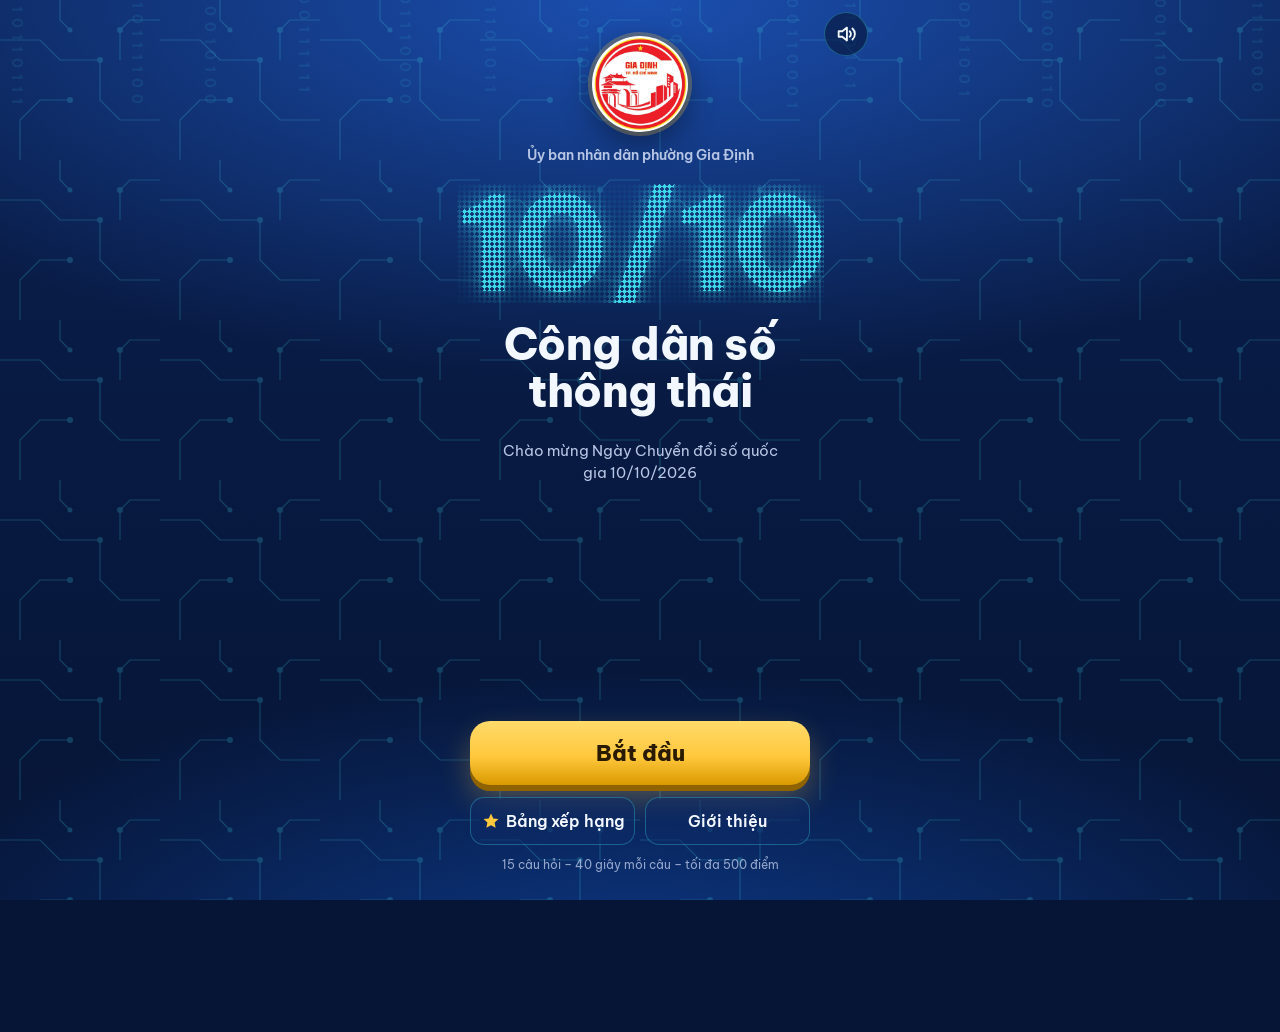
<file: index.html>
<!DOCTYPE html>
<html lang="vi">
<head>
<meta charset="utf-8">
<meta name="viewport" content="width=device-width, initial-scale=1, viewport-fit=cover">
<title>Công dân số thông thái – Phường Gia Định</title>
<link rel="preconnect" href="https://fonts.googleapis.com">
<link rel="preconnect" href="https://fonts.gstatic.com" crossorigin>
<link href="https://fonts.googleapis.com/css2?family=Be+Vietnam+Pro:wght@400;500;600;700;800&display=swap" rel="stylesheet">
<link rel="stylesheet" href="css/style.css">
</head>
<body>
<div class="bg"><div class="binary" id="binary"></div></div>

<div class="app">
  <button class="sound-btn" id="soundBtn" aria-label="Tắt âm thanh"></button>

  <!-- START -->
  <section class="screen on" id="start" aria-label="Màn hình chờ">
    <div class="start-top">
      <img class="logo" src="[data-uri]" alt="Logo phường Gia Định">
      <p class="org">Ủy ban nhân dân phường Gia Định</p>
      <p class="led-hero" aria-hidden="true">10/10</p>
      <h1 class="title">Công dân số<br>thông thái</h1>
      <p class="welcome">Chào mừng Ngày Chuyển đổi số quốc gia 10/10/2026</p>
    </div>
    <div class="start-actions">
      <button class="btn-main" id="startBtn">Bắt đầu</button>
      <div class="start-row">
        <button class="btn-ghost" id="lbBtn"><svg viewBox="0 0 24 24" fill="currentColor" aria-hidden="true"><path d="M12 2l3 6.5 7 .8-5.2 4.8 1.4 7L12 17.6 5.8 21l1.4-7L2 9.3l7-.8z"/></svg>Bảng xếp hạng</button>
        <button class="btn-ghost" id="aboutBtn">Giới thiệu</button>
      </div>
      <p class="foot">15 câu hỏi – 40 giây mỗi câu – tối đa 500 điểm</p>
    </div>
  </section>

  <!-- REGISTER -->
  <section class="screen" id="reg" aria-label="Thông tin người chơi">
    <div class="reg-head">
      <h2 class="reg-title">Thông tin người chơi</h2>
      <p class="reg-sub">Điền thông tin để ghi tên lên bảng xếp hạng</p>
    </div>
    <form class="reg-form" id="regForm" novalidate>
      <label class="field"><span>Họ và tên</span>
        <input id="fName" type="text" autocomplete="name" maxlength="50" placeholder="Nhập họ và tên của bạn"></label>
      <label class="field"><span>Số điện thoại</span>
        <input id="fPhone" type="tel" inputmode="numeric" autocomplete="tel" placeholder="10 chữ số, bắt đầu bằng 0"></label>
      <label class="field"><span>Khu phố</span>
        <select id="fKp"><option value="">Chọn khu phố</option></select></label>
      <p class="reg-err" id="regErr" role="alert"></p>
      <p class="reg-privacy">Số điện thoại chỉ dùng để liên hệ khi trao giải. Trên bảng xếp hạng chỉ hiện 3 số cuối.</p>
      <button class="btn-main" type="submit">Vào chơi</button>
      <button class="btn-ghost" type="button" id="regBack">Quay lại</button>
    </form>
  </section>

  <!-- INTRO -->
  <section class="screen" id="intro" aria-label="Mở đầu">
    <div class="stage" id="introStage"></div>
    <p class="intro-caption" id="introCap"></p>
    <div class="countdown" id="countdown"></div>
  </section>

  <!-- GAME -->
  <section class="screen" id="game" aria-label="Màn hình chơi">
    <div class="topbar">
      <img class="mini-logo" src="[data-uri]" alt="">
      <div class="chip" id="qNum">Câu 1/15</div>
      <button class="chip score" id="scoreChip" aria-label="Xem bảng điểm"></button>
    </div>
    <div class="stage" id="gameStage"></div>
    <div class="tools">
      <button class="life" id="l5050"><b>50:50</b>Bỏ 2 đáp án</button>
      <button class="life" id="lSwap"><svg viewBox="0 0 24 24" fill="none" stroke="currentColor" stroke-width="2" stroke-linecap="round" stroke-linejoin="round"><path d="M4 7h13l-3-3M20 17H7l3 3"/></svg>Đổi câu hỏi</button>
      <button class="life" id="lCns"><svg viewBox="0 0 24 24" fill="none" stroke="currentColor" stroke-width="2" stroke-linecap="round" stroke-linejoin="round"><circle cx="9" cy="8" r="3.5"/><path d="M3 20c0-3.3 2.7-6 6-6s6 2.7 6 6"/><path d="M17 6h4v5h-2l-2 2z"/></svg>Hỏi Tổ CNS</button>
      <div class="timer" id="timer" role="timer" aria-label="Thời gian còn lại">
        <svg viewBox="0 0 64 64"><circle class="track" cx="32" cy="32" r="28"/><circle class="ring" id="ring" cx="32" cy="32" r="28"/></svg>
        <span id="tNum">40</span>
      </div>
    </div>
    <div class="qcard"><p class="qlevel" id="qLevel"></p><p class="qtext" id="qText"></p></div>
    <div class="answers" id="answers"></div>
    <div class="sheet" id="sheet" role="dialog" aria-live="polite">
      <p class="verdict" id="verdict"></p>
      <p class="correct-line" id="correctLine"></p>
      <p class="explain" id="explain"></p>
      <button class="btn-main" id="nextBtn">Câu tiếp theo</button>
    </div>
  </section>

  <!-- END -->
  <section class="screen" id="end" aria-label="Kết quả">
    <div class="stage" id="endStage"></div>
    <h2 class="end-title" id="endTitle"></h2>
    <p class="end-score" id="endScore"></p>
    <p class="end-msg" id="endMsg"></p>
    <div class="end-card">
      <p class="end-who" id="endWho"></p>
      <p class="end-time"><svg viewBox="0 0 24 24" fill="none" stroke="currentColor" stroke-width="2" stroke-linecap="round" aria-hidden="true"><circle cx="12" cy="13" r="8"/><path d="M12 9v4l2.5 2M9 2h6"/></svg>Tổng thời gian trả lời: <b id="endTime"></b></p>
      <p class="end-rank" id="endRank"></p>
    </div>
    <div class="end-actions">
      <button class="btn-main" id="againBtn">Chơi lại</button>
      <button class="btn-ghost" id="endLbBtn">Xem bảng xếp hạng</button>
      <button class="btn-ghost" id="homeBtn">Về màn hình chính</button>
    </div>
  </section>
</div>

<!-- overlays -->
<div class="overlay" id="aboutOv" role="dialog" aria-modal="true" aria-labelledby="aboutH">
  <div class="panel">
    <h2 id="aboutH">Vì sao có trò chơi này?</h2>
    <p>Ngày 10/10 hằng năm là Ngày Chuyển đổi số quốc gia, theo Quyết định số 505/QĐ-TTg ngày 22/4/2022 của Thủ tướng Chính phủ. Con số 10/10 gợi nhớ hai chữ số 1 và 0 – ngôn ngữ của máy tính.</p>
<p>Hưởng ứng Ngày Chuyển đổi số quốc gia năm 2026, Ủy ban nhân dân phường Gia Định xây dựng trò chơi “Công dân số thông thái” để mỗi người dân có thể vừa chơi vừa học: biết cách dùng VNeID, nộp hồ sơ trực tuyến, thanh toán bằng mã QR và tự bảo vệ mình trước các chiêu lừa đảo trên mạng.</p>
<p>Chuyển đổi số không ở đâu xa – nó bắt đầu từ chính chiếc điện thoại trong tay bạn. Mỗi câu trả lời đúng hôm nay là một bước để trở thành công dân số thông thái.</p>
<p>Nếu cần hỗ trợ cài đặt VNeID hay nộp hồ sơ trực tuyến, bạn hãy liên hệ Tổ công nghệ số cộng đồng tại khu phố hoặc Trung tâm Phục vụ hành chính công phường Gia Định.</p>
<p><b>Chúc bạn chơi vui và chinh phục 500 điểm!</b></p>
    <button class="btn-ghost" data-close="aboutOv">Đóng</button>
  </div>
</div>
<div class="overlay" id="ladderOv" role="dialog" aria-modal="true" aria-label="Bảng điểm">
  <div class="panel"><ol class="ladder" id="ladder" reversed></ol>
    <button class="btn-ghost" id="ladderClose" data-close="ladderOv">Đóng</button></div>
</div>
<div class="overlay" id="hintOv" role="dialog" aria-modal="true" aria-label="Gợi ý của Tổ công nghệ số">
  <div class="panel">
    <div class="hint-wrap"><div class="vol" id="volWrap"></div>
      <div><p class="hint-name">Tổ công nghệ số cộng đồng</p><div class="bubble" id="hintText"></div></div></div>
    <button class="btn-ghost" id="hintClose">Cảm ơn Tổ công nghệ số</button>
  </div>
</div>
<div class="overlay" id="lbOv" role="dialog" aria-modal="true" aria-labelledby="lbH">
  <div class="panel lb-panel">
    <div class="lb-head">
      <h2 id="lbH">Bảng xếp hạng</h2>
      <span class="lb-count" id="lbCount"></span>
    </div>
    <p class="lb-rule">Điểm cao xếp trên. Bằng điểm thì ai trả lời nhanh hơn xếp trên.</p>
    <p class="lb-note" id="lbNote"></p>
    <ol class="lb-list" id="lbList"></ol>
    <p class="lb-me" id="lbMe"></p>
    <button class="btn-ghost" data-close="lbOv">Đóng</button>
  </div>
</div>
<canvas id="fx"></canvas>

<script src="js/config.js"></script>
<script src="js/leaderboard.js"></script>
<script src="js/main.js"></script>
</body>
</html>
</file>
<file: css/style.css>
:root{
  --night:#0A1F4D; --deep:#061536; --stage:#133F91; --card:#0E2A66; --card-2:#143579;
  --cyan:#3FD6E8; --gold:#FFC83D; --gold-deep:#D99A00; --red:#E5484D; --green:#2FBF71;
  --ink:#F3F7FF; --ink-dim:#B8C6E6; --line:rgba(63,214,232,.32);
  --font:"Be Vietnam Pro", "Segoe UI", Roboto, "Helvetica Neue", Arial, sans-serif;
  box-sizing:border-box;
  padding-top:env(safe-area-inset-top,0px); padding-bottom:env(safe-area-inset-bottom,0px);
}
@media (prefers-color-scheme: dark){ :root:not([data-theme="light"]){ --night:#0A1F4D; --deep:#061536; --card:#0E2A66; --ink:#F3F7FF; --ink-dim:#B8C6E6; } }
:root[data-theme="dark"]{ --night:#0A1F4D; --deep:#061536; --card:#0E2A66; --ink:#F3F7FF; --ink-dim:#B8C6E6; }
*,*::before,*::after{box-sizing:border-box}
html{height:100%; scroll-padding-top:env(safe-area-inset-top,0px); background:var(--deep)}
body{height:100%; margin:0; font-family:var(--font); color:var(--ink); background:var(--deep); overflow:hidden; -webkit-tap-highlight-color:transparent}
button{font-family:inherit; color:inherit; cursor:pointer; border:0; background:none}
button:focus-visible{outline:3px solid var(--gold); outline-offset:3px}

/* ---------- background ---------- */
.bg{position:fixed; inset:0; z-index:0; overflow:hidden;
  background:
   radial-gradient(120% 70% at 50% 0%, #1B4FB0 0%, transparent 60%),
   radial-gradient(90% 50% at 50% 110%, #0D3A8A 0%, transparent 70%),
   linear-gradient(180deg, var(--night), var(--deep));}
.bg::before{content:""; position:absolute; inset:0; opacity:.22;
  background-image:url("data:image/svg+xml,%3Csvg xmlns='http://www.w3.org/2000/svg' width='160' height='160' viewBox='0 0 160 160'%3E%3Cg fill='none' stroke='%233FD6E8' stroke-width='1.2'%3E%3Cpath d='M0 40h40l20 20h40M100 60v40l20 20h40M20 160v-40l20-20h30M160 20h-30l-10 10v30M60 0v20l10 10'/%3E%3C/g%3E%3Cg fill='%233FD6E8'%3E%3Ccircle cx='100' cy='60' r='3'/%3E%3Ccircle cx='70' cy='100' r='3'/%3E%3Ccircle cx='120' cy='30' r='3'/%3E%3Ccircle cx='70' cy='30' r='2.5'/%3E%3C/g%3E%3C/svg%3E");
  background-size:160px 160px;}
.binary{position:absolute; inset:0; font-weight:700; color:var(--cyan); opacity:.10; pointer-events:none}
.binary span{position:absolute; top:-10%; font-size:14px; writing-mode:vertical-rl; letter-spacing:6px; animation:fall linear infinite}
@keyframes fall{to{transform:translateY(130vh)}}

/* ---------- shell ---------- */
.app{position:relative; z-index:1; height:100%; max-width:480px; margin:0 auto}
.screen{position:absolute; inset:0; display:flex; flex-direction:column; opacity:0; visibility:hidden; transition:opacity .35s ease, visibility 0s linear .35s}
.screen.on{opacity:1; visibility:visible; transition:opacity .35s ease}
.sound-btn{position:absolute; top:12px; right:12px; z-index:30; width:44px; height:44px; border-radius:50%;
  background:rgba(6,21,54,.6); border:1.5px solid var(--line); display:grid; place-items:center}
.sound-btn svg{width:22px; height:22px}

/* ---------- start ---------- */
#start{align-items:center; text-align:center; padding:28px 22px 22px; justify-content:space-between}
.start-top{display:flex; flex-direction:column; align-items:center; gap:14px; margin-top:8px}
.logo{width:96px; height:96px; border-radius:50%; box-shadow:0 0 0 4px rgba(255,200,61,.25), 0 10px 30px rgba(0,0,0,.4); background:#fff}
.org{font-size:14px; font-weight:600; color:var(--ink-dim); margin:0}
.led-hero{font-weight:800; font-size:clamp(84px, 30vw, 132px); line-height:.9; letter-spacing:-2px; color:var(--cyan);
  text-shadow:0 0 18px rgba(63,214,232,.85), 0 0 46px rgba(63,214,232,.45);
  -webkit-mask-image:radial-gradient(circle, #000 58%, transparent 64%); mask-image:radial-gradient(circle, #000 58%, transparent 64%);
  -webkit-mask-size:5px 5px; mask-size:5px 5px; margin:6px 0 0}
.title{font-size:clamp(32px, 9.5vw, 44px); font-weight:800; line-height:1.08; margin:4px 0 0; letter-spacing:-.5px}
.welcome{font-size:15px; color:var(--ink-dim); margin:10px 0 0; line-height:1.5; max-width:30ch}
.start-actions{width:100%; display:flex; flex-direction:column; gap:12px; align-items:center; margin-bottom:6px}
.btn-main{width:100%; max-width:340px; min-height:64px; border-radius:20px; font-size:22px; font-weight:800; color:#2A1A00;
  background:linear-gradient(180deg, #FFDA6B, var(--gold) 55%, var(--gold-deep)); box-shadow:0 6px 0 #8F6300, 0 14px 30px rgba(255,200,61,.3); transition:transform .1s}
.btn-main:active{transform:translateY(4px); box-shadow:0 2px 0 #8F6300}
.btn-ghost{min-height:48px; padding:0 22px; border-radius:14px; font-size:16px; font-weight:600; color:var(--ink); border:1.5px solid var(--line); background:rgba(14,42,102,.55)}
.foot{font-size:12px; color:var(--ink-dim); opacity:.8; margin:0}

/* ---------- stage ---------- */
.stage{position:relative; overflow:hidden; border-radius:22px; background:linear-gradient(180deg,#0B2560,#123E8F 70%, #0B2A6A);
  box-shadow:inset 0 0 0 1.5px var(--line)}
.led{position:absolute; left:50%; top:7%; transform:translateX(-50%); width:72%; height:44%; border-radius:12px;
  background:#04102B; box-shadow:0 0 0 3px #1E3F86, 0 0 26px rgba(63,214,232,.35); display:flex; flex-direction:column; align-items:center; justify-content:center; gap:2%}
.led::after{content:""; position:absolute; inset:0; border-radius:12px; background-image:radial-gradient(rgba(255,255,255,.07) 1px, transparent 1.4px); background-size:4px 4px}
.led-big{font-weight:800; color:var(--gold); line-height:1; text-shadow:0 0 12px rgba(255,200,61,.8)}
.led-sub{font-weight:600; color:var(--cyan); text-align:center; padding:0 6px; line-height:1.15}
.floor{position:absolute; left:0; right:0; bottom:0; height:26%;
  background:repeating-linear-gradient(90deg, transparent 0 34px, rgba(63,214,232,.45) 34px 36px), linear-gradient(180deg,#0A2a6E,#06173F);
  border-top:2px solid var(--cyan); box-shadow:0 -4px 18px rgba(63,214,232,.35)}
.spot{position:absolute; top:-10%; width:46%; height:120%; background:linear-gradient(180deg, rgba(255,240,190,.20), transparent 75%); filter:blur(2px); pointer-events:none}
.spot-l{left:2%; transform:skewX(8deg)} .spot-r{right:2%; transform:skewX(-8deg)}
.actor{position:absolute; bottom:4%; height:var(--chh); aspect-ratio:120/230}
.actor svg{width:100%; height:100%; display:block; overflow:visible}
.a-citizen{left:12%} .a-host{right:10%}
.a-citizen .chair, .a-citizen .who{position:absolute; inset:0}
.ch .legs-sit{display:none}
.ch.sitting .legs-stand{display:none} .ch.sitting .legs-sit{display:inline}
.ch .arm-right{transform-box:view-box; transform-origin:91px 90px; transition:transform .3s}
.ch .head{transform-box:view-box; transform-origin:60px 70px}
.ch.waving .arm-right{animation:wave .5s ease-in-out infinite alternate}
@keyframes wave{from{transform:rotate(-135deg)} to{transform:rotate(-175deg)}}
.ch.cheer{animation:hop .35s ease-out 2 alternate} .ch.cheer .arm-right{transform:rotate(-165deg)}
@keyframes hop{to{transform:translateY(-6%)}}
.host.nod .head{animation:nod .45s ease-in-out 2 alternate}
@keyframes nod{to{transform:rotate(7deg) translateY(1px)}}
.walker{transform:translateX(-260%)}
.walker.walk{animation:walkin 1.5s cubic-bezier(.3,.7,.4,1) forwards}
@keyframes walkin{0%{transform:translateX(-260%)} 20%{transform:translateX(-200%) translateY(-2%)} 40%{transform:translateX(-140%)} 60%{transform:translateX(-80%) translateY(-2%)} 80%{transform:translateX(-25%)} 100%{transform:translateX(0)}}

/* ---------- intro ---------- */
#intro{padding:70px 14px 20px; justify-content:center; gap:16px}
#intro .stage{height:min(62vh, 520px); --chh:52%}
#intro .led-big{font-size:clamp(46px, 15vw, 72px)} #intro .led-sub{font-size:clamp(12px, 3.6vw, 16px)}
.intro-caption{text-align:center; font-size:17px; font-weight:600; color:var(--ink-dim); min-height:26px; margin:0}
.countdown{position:absolute; inset:0; display:grid; place-items:center; pointer-events:none; z-index:20}
.countdown span{font-size:min(46vw, 220px); font-weight:800; color:var(--gold); text-shadow:0 0 30px rgba(255,200,61,.8), 0 8px 0 #8F6300; animation:pop .75s ease-out forwards}
@keyframes pop{0%{transform:scale(.3); opacity:0} 25%{transform:scale(1.08); opacity:1} 80%{transform:scale(1); opacity:1} 100%{transform:scale(1.3); opacity:0}}

/* ---------- game ---------- */
#game{padding:10px 12px 12px; gap:10px}
.topbar{display:flex; align-items:center; gap:8px; padding-right:52px; min-height:44px}
.mini-logo{width:36px; height:36px; border-radius:50%; background:#fff; flex:none}
.chip{min-height:38px; padding:0 12px; border-radius:12px; display:flex; align-items:center; font-weight:700; font-size:15px; background:rgba(14,42,102,.75); border:1.5px solid var(--line); white-space:nowrap}
.chip.score{color:var(--gold); gap:6px}
.chip.score svg{width:16px; height:16px}
#game .stage{height:clamp(120px, 21vh, 176px); flex:none; --chh:86%}
#game .led{width:46%; height:50%; top:8%} #game .led-big{font-size:clamp(20px, 6vw, 28px)} #game .led-sub{font-size:9px}
#game .a-citizen{left:8%} #game .a-host{right:8%}
.tools{display:flex; align-items:center; gap:8px}
.life{flex:1; min-height:54px; border-radius:14px; background:var(--card); border:1.5px solid var(--line); display:flex; flex-direction:column; align-items:center; justify-content:center; gap:2px; font-size:12px; font-weight:600; color:var(--ink-dim); padding:4px}
.life b{font-size:16px; color:var(--ink)}
.life svg{width:22px; height:22px}
.life:disabled{opacity:.3; cursor:default; filter:grayscale(1)}
.life:not(:disabled):active{transform:scale(.96)}
.timer{position:relative; width:58px; height:58px; flex:none}
.timer svg{width:100%; height:100%; transform:rotate(-90deg)}
.timer circle{fill:none; stroke-width:6}
.timer .track{stroke:rgba(255,255,255,.12)}
.timer .ring{stroke:var(--cyan); stroke-linecap:round; transition:stroke .3s}
.timer.low .ring{stroke:var(--red)}
.timer span{position:absolute; inset:0; display:grid; place-items:center; font-weight:800; font-size:20px}
.timer.low span{color:#FF8A8D}
.qcard{background:linear-gradient(180deg, var(--card-2), var(--card)); border-radius:18px; padding:14px 16px; border:1.5px solid var(--cyan);
  box-shadow:0 0 0 4px rgba(63,214,232,.10), 0 0 22px rgba(63,214,232,.18)}
.qlevel{font-size:13px; font-weight:600; color:var(--cyan); margin:0 0 4px}
.qtext{font-size:clamp(17px, 4.8vw, 20px); font-weight:700; line-height:1.4; margin:0}
.answers{display:flex; flex-direction:column; gap:8px; flex:1; min-height:0; overflow:auto; padding-bottom:4px}
.ans{position:relative; display:flex; align-items:center; gap:10px; text-align:left; min-height:54px; padding:9px 12px; border-radius:14px; background:rgba(14,42,102,.88);
  border:1.5px solid rgba(63,214,232,.45); font-size:clamp(15px, 4.2vw, 17px); font-weight:500; line-height:1.35; transition:background .25s, border-color .25s, opacity .3s}
.ans .key{flex:none; width:32px; height:32px; border-radius:10px; display:grid; place-items:center; font-weight:800; color:var(--gold); background:rgba(255,200,61,.12); border:1.5px solid rgba(255,200,61,.5)}
.ans:not(:disabled):active{transform:scale(.99)}
.ans.pick{background:#7A5600; border-color:var(--gold); animation:pulse .5s ease-in-out infinite alternate}
@keyframes pulse{to{box-shadow:0 0 0 4px rgba(255,200,61,.35)}}
.ans.right{background:#17784A; border-color:#7CF0B3; animation:none}
.ans.wrong{background:#8E2629; border-color:#FF9A9D; animation:none}
.ans.right .key,.ans.wrong .key{color:#fff; border-color:#fff; background:rgba(255,255,255,.15)}
.ans.gone{opacity:.18; text-decoration:line-through}
.ans:disabled{cursor:default}

/* sheet */
.sheet{position:absolute; left:0; right:0; bottom:0; z-index:15; max-height:62%; display:flex; flex-direction:column; gap:10px; padding:18px 18px 20px;
  border-radius:22px 22px 0 0; background:#0B2258; border-top:2px solid var(--cyan); box-shadow:0 -12px 40px rgba(0,0,0,.5);
  transform:translateY(105%); transition:transform .35s cubic-bezier(.2,.8,.2,1)}
.sheet.on{transform:none}
.verdict{display:flex; align-items:center; gap:10px; font-size:22px; font-weight:800; margin:0}
.verdict.ok{color:#7CF0B3} .verdict.no{color:#FF9A9D}
.verdict svg{width:28px; height:28px; flex:none}
.correct-line{margin:0; font-size:15px; color:var(--ink-dim)} .correct-line b{color:var(--ink)}
.sheet>*{flex:none}
.sheet .explain{margin:0; font-size:16px; line-height:1.55; overflow:auto; flex:1 1 auto; min-height:0}
.sheet .btn-main{align-self:center; min-height:56px; font-size:19px}

/* overlays */
.overlay{position:fixed; inset:0; z-index:40; display:grid; place-items:center; padding:20px; background:rgba(3,10,30,.72); backdrop-filter:blur(3px);
  opacity:0; visibility:hidden; transition:opacity .25s, visibility 0s linear .25s}
.overlay.on{opacity:1; visibility:visible; transition:opacity .25s}
.panel{width:100%; max-width:420px; max-height:86%; overflow:auto; background:#0B2258; border:1.5px solid var(--line); border-radius:22px; padding:20px}
.panel h2{margin:0 0 10px; font-size:22px; font-weight:800}
.panel p{margin:0 0 12px; font-size:16px; line-height:1.6; color:var(--ink)}
.panel .btn-ghost{width:100%; margin-top:6px}
.ladder{list-style:none; margin:0; padding:0; display:flex; flex-direction:column; gap:3px}
.ladder li{display:flex; justify-content:space-between; align-items:center; padding:5px 14px; border-radius:10px; font-weight:700; font-size:15px; color:var(--ink-dim); transition:background .4s, color .4s}
.ladder li.done{color:var(--cyan)}
.ladder li.now{background:linear-gradient(90deg, var(--gold), #FFB000); color:#2A1A00; box-shadow:0 0 18px rgba(255,200,61,.5)}
.ladder li.top{font-size:16px}
.ladder .lv{font-size:12px; font-weight:600; opacity:.8}
.hint-wrap{display:flex; align-items:flex-end; gap:10px}
.hint-wrap .vol{width:96px; flex:none}
.bubble{position:relative; background:#fff; color:#0A1F4D; border-radius:16px; padding:12px 14px; font-size:16px; line-height:1.5; font-weight:600; margin-bottom:40px}
.bubble::after{content:""; position:absolute; left:-10px; bottom:16px; border:8px solid transparent; border-right-color:#fff; border-left:0}
.hint-name{font-size:13px; color:var(--cyan); font-weight:700; margin:0 0 4px}

/* end */
#end{align-items:center; text-align:center; padding:56px 22px 26px; justify-content:safe center; gap:14px; overflow-y:auto}
#end .stage{width:100%; height:min(30vh, 260px); --chh:70%; flex:none}
@media (max-height:700px){ #end{padding-top:60px; gap:10px} .end-msg{font-size:15px} }
#end .led-big{font-size:clamp(30px, 9vw, 44px)} #end .led-sub{font-size:12px}
.end-title{font-size:clamp(26px, 7.5vw, 34px); font-weight:800; line-height:1.2; margin:0}
.end-score{font-size:clamp(54px, 18vw, 80px); font-weight:800; color:var(--gold); line-height:1; margin:0; text-shadow:0 0 20px rgba(255,200,61,.5)}
.end-score small{font-size:.32em; color:var(--ink-dim); font-weight:600; margin-left:4px; text-shadow:none}
.end-msg{font-size:16px; line-height:1.55; color:var(--ink-dim); margin:0; max-width:32ch}
.end-actions{width:100%; display:flex; flex-direction:column; align-items:center; gap:10px; margin-top:6px}
#fx{position:fixed; inset:0; z-index:35; pointer-events:none; width:100%; height:100%}
.spark{position:fixed; width:8px; height:8px; background:var(--gold); z-index:36; pointer-events:none; animation:spark .8s ease-out forwards}
@keyframes spark{to{transform:translate(var(--dx), var(--dy)); opacity:0}}

@media (prefers-reduced-motion: reduce){
  .binary span, .ch.waving .arm-right, .ans.pick, .walker.walk, .ch.cheer, .host.nod .head{animation-duration:.01s !important; animation-iteration-count:1 !important}
}
@media (min-height:760px){ #game{gap:12px} .ans{min-height:58px} }

/* =========================================================
   NGƯỜI CHƠI + BẢNG XẾP HẠNG
   ========================================================= */
:root{ --silver:#DCE6F5; --silver-deep:#94A6C4; --bronze:#F0A868; --bronze-deep:#B8652F; }

/* nút trên màn hình chờ */
.start-row{display:flex; gap:10px; width:100%; max-width:340px}
.start-row .btn-ghost{flex:1; padding:0 10px; display:flex; align-items:center; justify-content:center; gap:6px}
.start-row svg{width:18px; height:18px; color:var(--gold); flex:none}

/* ---------- form người chơi ---------- */
#reg{padding:64px 22px 22px; gap:18px; overflow-y:auto}
.reg-head{text-align:center}
.reg-title{margin:0; font-size:clamp(26px, 7.5vw, 32px); font-weight:800}
.reg-sub{margin:6px 0 0; font-size:15px; color:var(--ink-dim)}
.reg-form{display:flex; flex-direction:column; gap:14px; align-items:center}
.field{width:100%; max-width:380px; display:flex; flex-direction:column; gap:6px}
.field span{font-size:15px; font-weight:700; color:var(--cyan)}
.field input,.field select{width:100%; min-height:54px; padding:0 14px; border-radius:14px; font:inherit; font-size:17px; color:var(--ink);
  background:rgba(14,42,102,.88); border:1.5px solid rgba(63,214,232,.45); outline:none; transition:border-color .2s, box-shadow .2s; -webkit-appearance:none; appearance:none}
.field select{background-image:url("data:image/svg+xml,%3Csvg xmlns='http://www.w3.org/2000/svg' viewBox='0 0 24 24' fill='none' stroke='%233FD6E8' stroke-width='2.5' stroke-linecap='round'%3E%3Cpath d='M6 9l6 6 6-6'/%3E%3C/svg%3E");
  background-repeat:no-repeat; background-position:right 14px center; background-size:20px; padding-right:44px}
.field select option{background:#0B2258; color:var(--ink)}
.field input::placeholder{color:var(--ink-dim); opacity:.7}
.field input:focus,.field select:focus{border-color:var(--gold); box-shadow:0 0 0 4px rgba(255,200,61,.2)}
.field.bad input,.field.bad select{border-color:var(--red); box-shadow:0 0 0 4px rgba(229,72,77,.2)}
.reg-err{margin:0; min-height:20px; font-size:15px; font-weight:600; color:#FF9A9D; text-align:center}
.reg-privacy{margin:-6px 0 4px; max-width:380px; font-size:13px; line-height:1.5; color:var(--ink-dim); text-align:center}
.reg-form .btn-ghost{width:100%; max-width:340px}

/* ---------- thẻ kết quả ---------- */
.end-card{width:100%; max-width:380px; display:flex; flex-direction:column; gap:6px; padding:12px 14px; border-radius:16px;
  background:rgba(14,42,102,.75); border:1.5px solid var(--line)}
.end-card p{margin:0}
.end-who{font-weight:700; font-size:15px}
.end-time{display:flex; align-items:center; justify-content:center; gap:6px; font-size:15px; color:var(--ink-dim)}
.end-time b{color:var(--cyan)}
.end-time svg{width:18px; height:18px; color:var(--cyan); flex:none}
.end-rank{font-size:15px; line-height:1.45; color:var(--ink)}
.end-rank b{color:var(--gold)}
.end-rank.medal-line{display:flex; align-items:center; justify-content:center; gap:10px; text-align:left}
.end-rank .medal{width:42px; height:42px}

/* ---------- bảng xếp hạng ---------- */
.lb-panel{max-width:460px; display:flex; flex-direction:column; max-height:88%; padding:18px 16px}
.lb-head{display:flex; align-items:center; justify-content:space-between; gap:10px}
.lb-head h2{margin:0}
.lb-count{flex:none; display:inline-flex; align-items:center; gap:6px; min-height:34px; padding:0 12px; border-radius:999px;
  font-size:14px; font-weight:600; color:var(--ink-dim); background:rgba(63,214,232,.12); border:1.5px solid var(--line); white-space:nowrap}
.lb-count span{font-weight:800; color:var(--cyan)}
.lb-count svg{width:18px; height:18px; color:var(--cyan)}
.lb-rule{margin:8px 0 0 !important; font-size:13px !important; color:var(--ink-dim) !important; line-height:1.45 !important}
.lb-note{margin:4px 0 0 !important; font-size:13px !important; color:var(--gold) !important}
.lb-note:empty{display:none}
.lb-list{list-style:none; margin:12px 0 4px; padding:0 2px; display:flex; flex-direction:column; gap:7px; overflow-y:auto; min-height:0; flex:1}
.lb-empty{padding:26px 10px; text-align:center; color:var(--ink-dim); font-size:15px}
.lb-row{flex:none; position:relative; display:grid; grid-template-columns:44px 1fr auto; align-items:center; gap:10px; padding:8px 12px 8px 8px; border-radius:14px;
  background:rgba(14,42,102,.85); border:1.5px solid rgba(63,214,232,.25); overflow:hidden;
  animation:lbIn .4s cubic-bezier(.2,.8,.2,1) both; animation-delay:var(--d,0ms)}
@keyframes lbIn{from{opacity:0; transform:translateY(10px)}}
.lb-rank{display:grid; place-items:center}
.lb-rank .num{width:32px; height:32px; border-radius:10px; display:grid; place-items:center; font-weight:800; font-size:15px; color:var(--ink-dim); background:rgba(255,255,255,.06)}
.lb-info{min-width:0}
.lb-info p{margin:0 !important}
.lb-name{font-size:16px !important; font-weight:700; line-height:1.3 !important; white-space:nowrap; overflow:hidden; text-overflow:ellipsis}
.lb-sub{font-size:13px !important; color:var(--ink-dim) !important; line-height:1.4 !important}
.lb-score{text-align:right; display:flex; flex-direction:column; align-items:flex-end}
.lb-score b{font-size:19px; font-weight:800; color:var(--gold); line-height:1.1}
.lb-score span{font-size:12px; color:var(--ink-dim); font-variant-numeric:tabular-nums}
.lb-row.me{border-color:var(--cyan); box-shadow:0 0 0 3px rgba(63,214,232,.18)}
.lb-row.me .lb-name::after{content:" (bạn)"; color:var(--cyan); font-weight:600; font-size:13px}
.lb-me{margin:6px 0 2px !important; font-size:14px !important; text-align:center; color:var(--cyan) !important}
.lb-me:empty{display:none}

/* top 3: nền ánh kim + vệt sáng lướt qua */
.lb-row.top{border-width:1.5px; padding-top:10px; padding-bottom:10px}
.lb-row.gold{background:linear-gradient(100deg, rgba(255,200,61,.30), rgba(14,42,102,.9) 70%); border-color:var(--gold); box-shadow:0 0 18px rgba(255,200,61,.30)}
.lb-row.silver{background:linear-gradient(100deg, rgba(220,230,245,.22), rgba(14,42,102,.9) 70%); border-color:var(--silver-deep); box-shadow:0 0 14px rgba(220,230,245,.18)}
.lb-row.bronze{background:linear-gradient(100deg, rgba(240,168,104,.24), rgba(14,42,102,.9) 70%); border-color:var(--bronze-deep); box-shadow:0 0 14px rgba(240,168,104,.2)}
.lb-row.gold .lb-name{font-size:17px !important}
.lb-row.silver .lb-score b{color:var(--silver)} .lb-row.bronze .lb-score b{color:var(--bronze)}
.lb-row.top::after{content:""; position:absolute; top:0; bottom:0; left:-40%; width:30%; pointer-events:none;
  background:linear-gradient(100deg, transparent, rgba(255,255,255,.22), transparent); transform:skewX(-18deg);
  animation:shine 3.6s ease-in-out infinite; animation-delay:calc(var(--d,0ms) + .6s)}
@keyframes shine{0%{left:-40%} 35%,100%{left:130%}}

/* sao huy chương */
.medal{position:relative; display:grid; place-items:center; width:42px; height:42px}
.medal svg{position:absolute; inset:0; width:100%; height:100%; overflow:visible}
.medal .m-star{stroke-width:2; stroke-linejoin:round}
.medal .m-shine{fill:none; stroke:#fff; stroke-width:2; stroke-linecap:round; opacity:.55}
.medal b{position:relative; z-index:1; font-size:14px; font-weight:800; margin-top:3px}
.medal.gold .m-star{fill:var(--gold); stroke:#FFE9A8} .medal.gold b{color:#5A3B00}
.medal.gold svg{filter:drop-shadow(0 0 6px rgba(255,200,61,.9)); animation:glowG 1.8s ease-in-out infinite alternate}
.medal.silver .m-star{fill:var(--silver); stroke:#fff} .medal.silver b{color:#33415C}
.medal.silver svg{filter:drop-shadow(0 0 5px rgba(220,230,245,.75))}
.medal.bronze .m-star{fill:var(--bronze); stroke:#FFD2AB} .medal.bronze b{color:#4A2207}
.medal.bronze svg{filter:drop-shadow(0 0 5px rgba(240,168,104,.75))}
.medal.gold{animation:bob 2.4s ease-in-out infinite}
@keyframes glowG{to{filter:drop-shadow(0 0 12px rgba(255,200,61,1))}}
@keyframes bob{50%{transform:translateY(-2px) rotate(-4deg)}}
.medal .tw{position:absolute; width:6px; height:6px; background:#fff; clip-path:polygon(50% 0,62% 38%,100% 50%,62% 62%,50% 100%,38% 62%,0 50%,38% 38%);
  opacity:0; animation:twinkle 2.2s ease-in-out infinite}
.medal .t1{top:-2px; right:-1px} .medal .t2{bottom:2px; left:-3px; animation-delay:1.1s; width:5px; height:5px}
.medal.gold .tw{background:#FFF3C4} .medal.bronze .tw{background:#FFE1C7}
@keyframes twinkle{0%,100%{opacity:0; transform:scale(.3)} 50%{opacity:1; transform:scale(1.2)}}

@media (prefers-reduced-motion: reduce){
  .lb-row, .lb-row.top::after, .medal, .medal svg, .medal .tw{animation:none !important}
  .medal .tw{opacity:.8}
}
</file>
